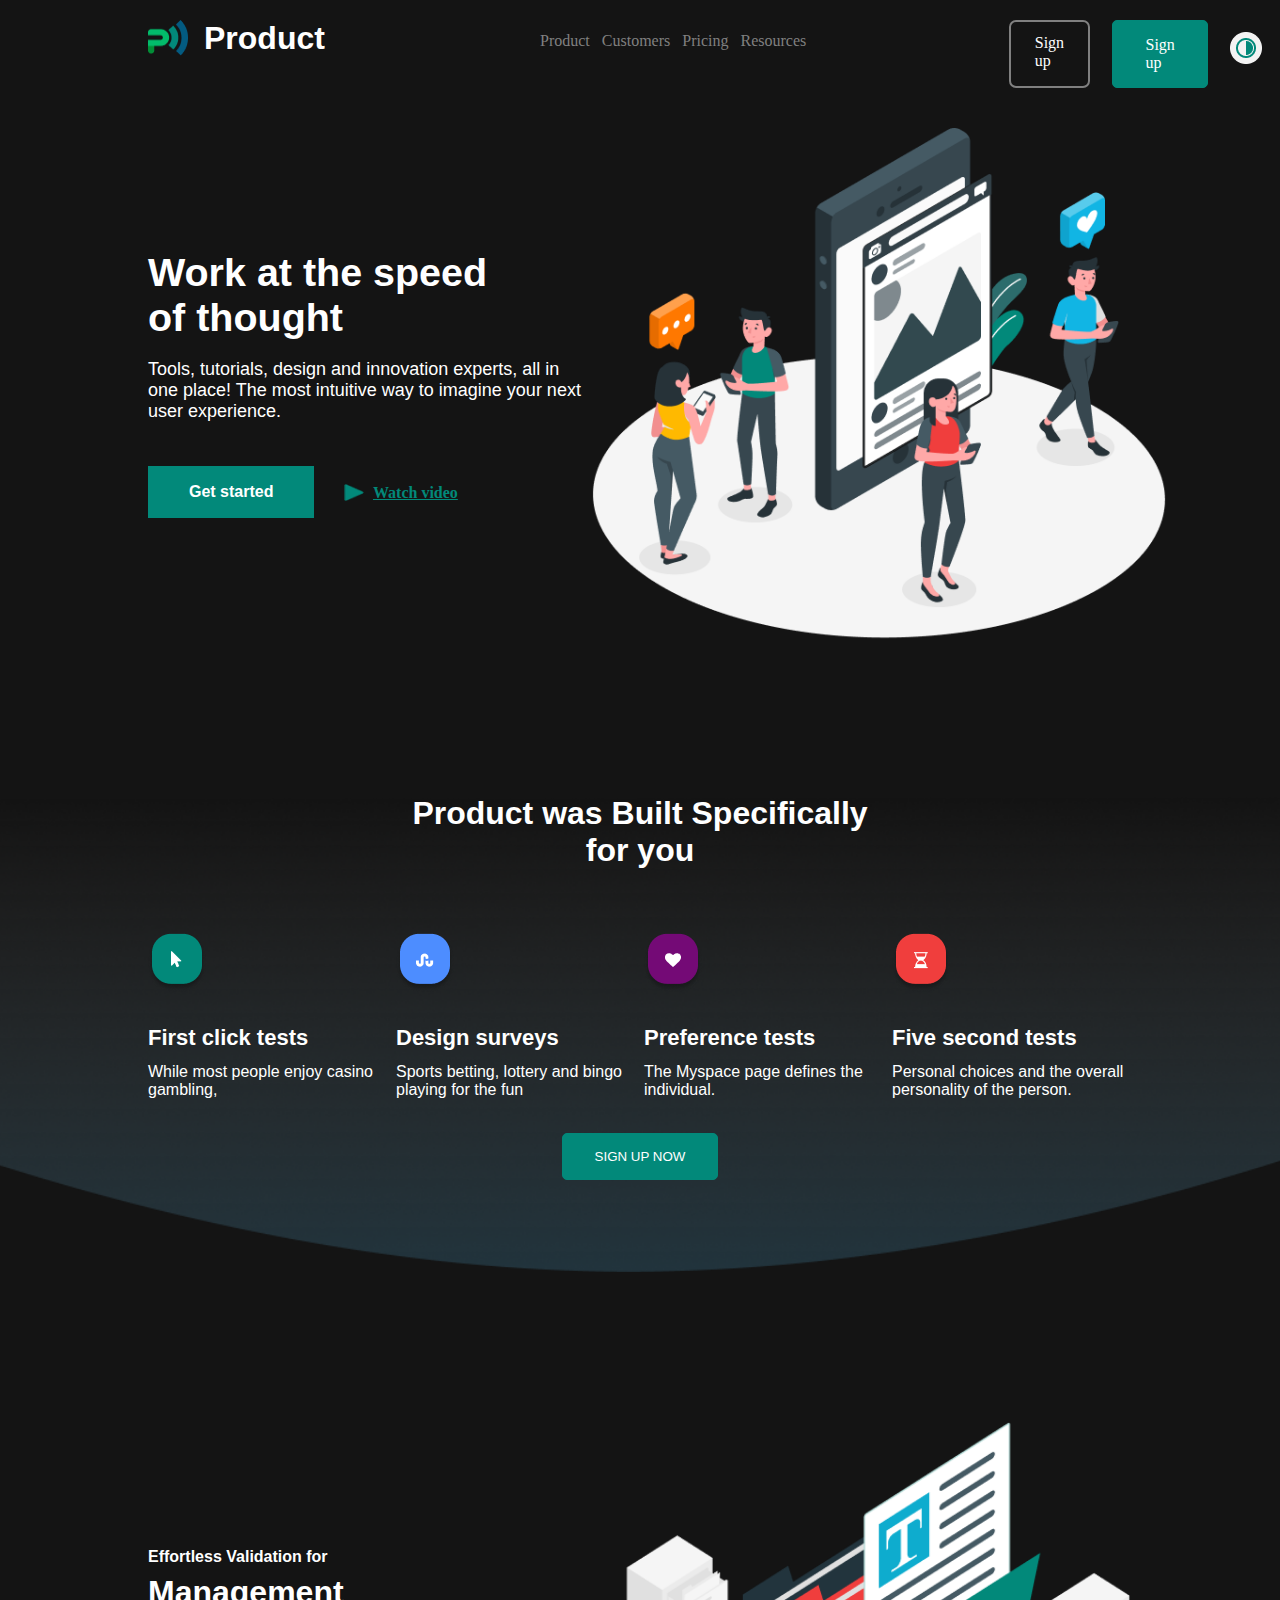
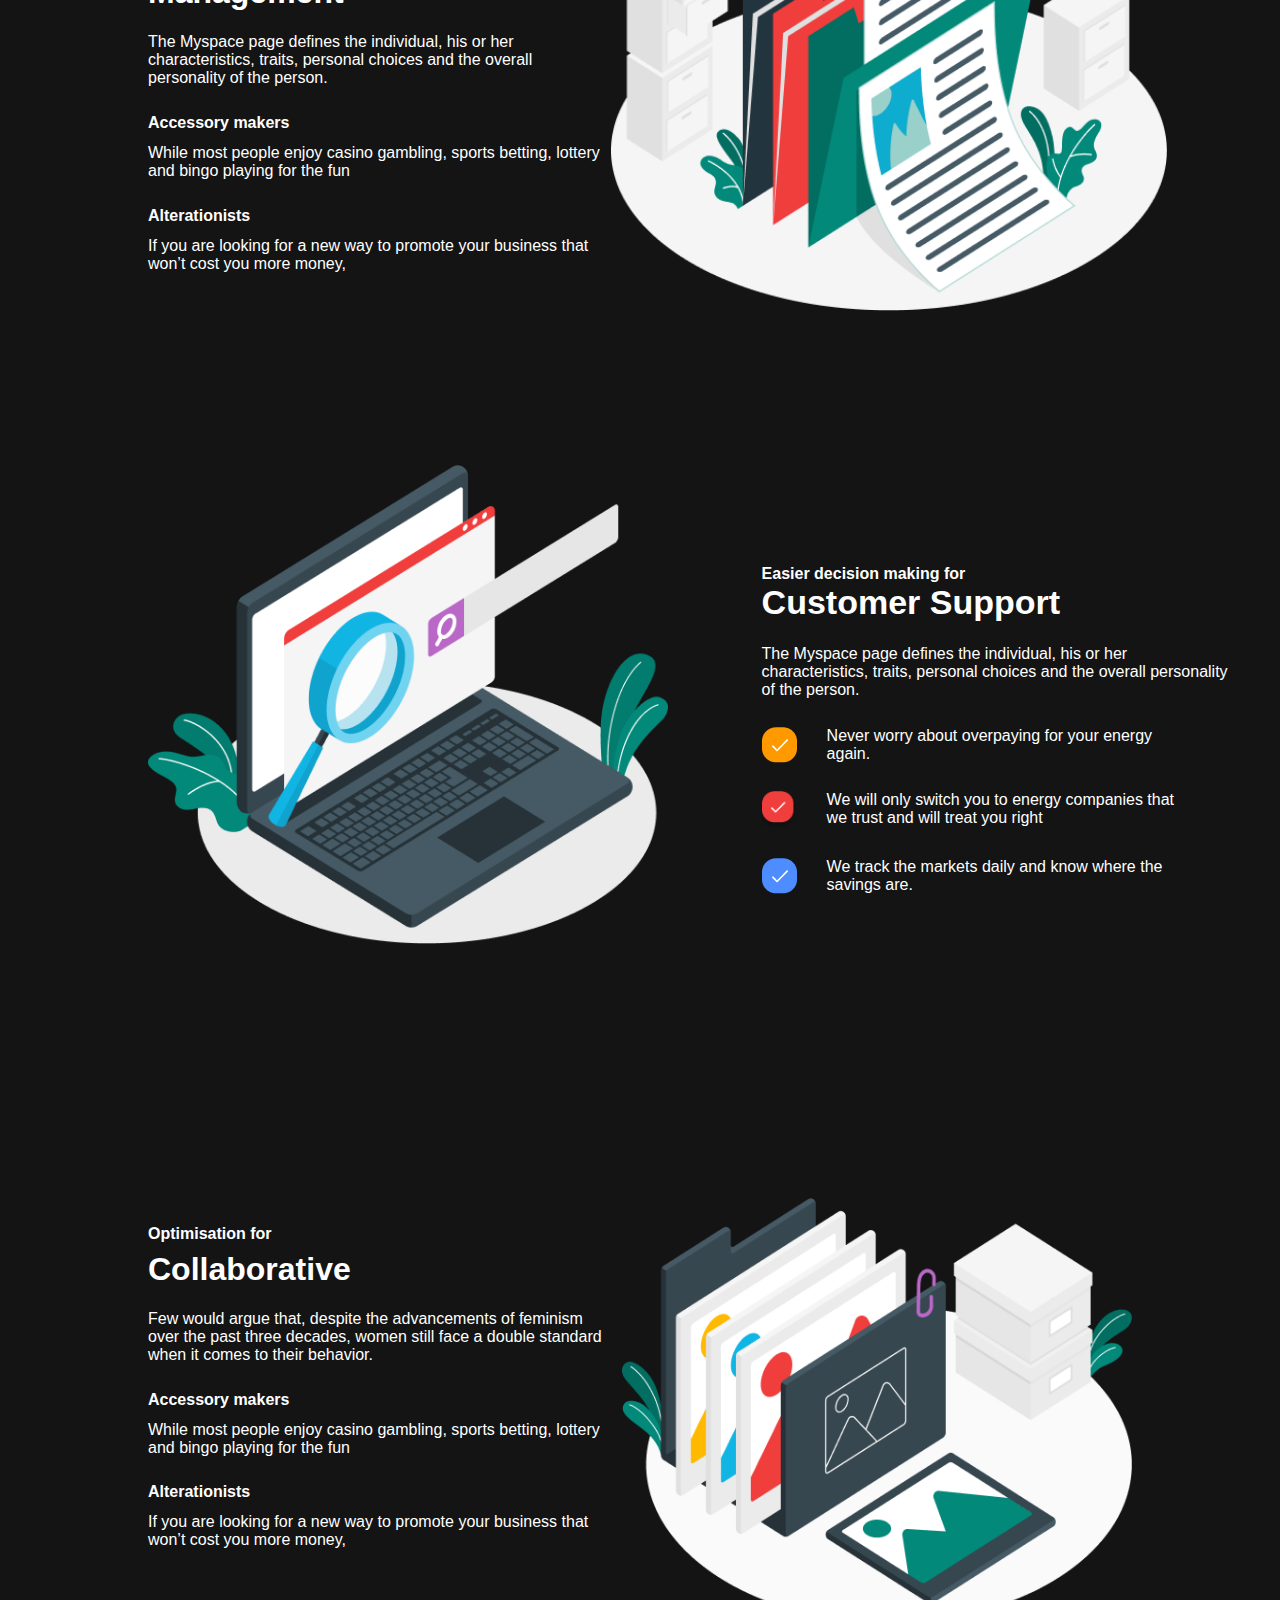
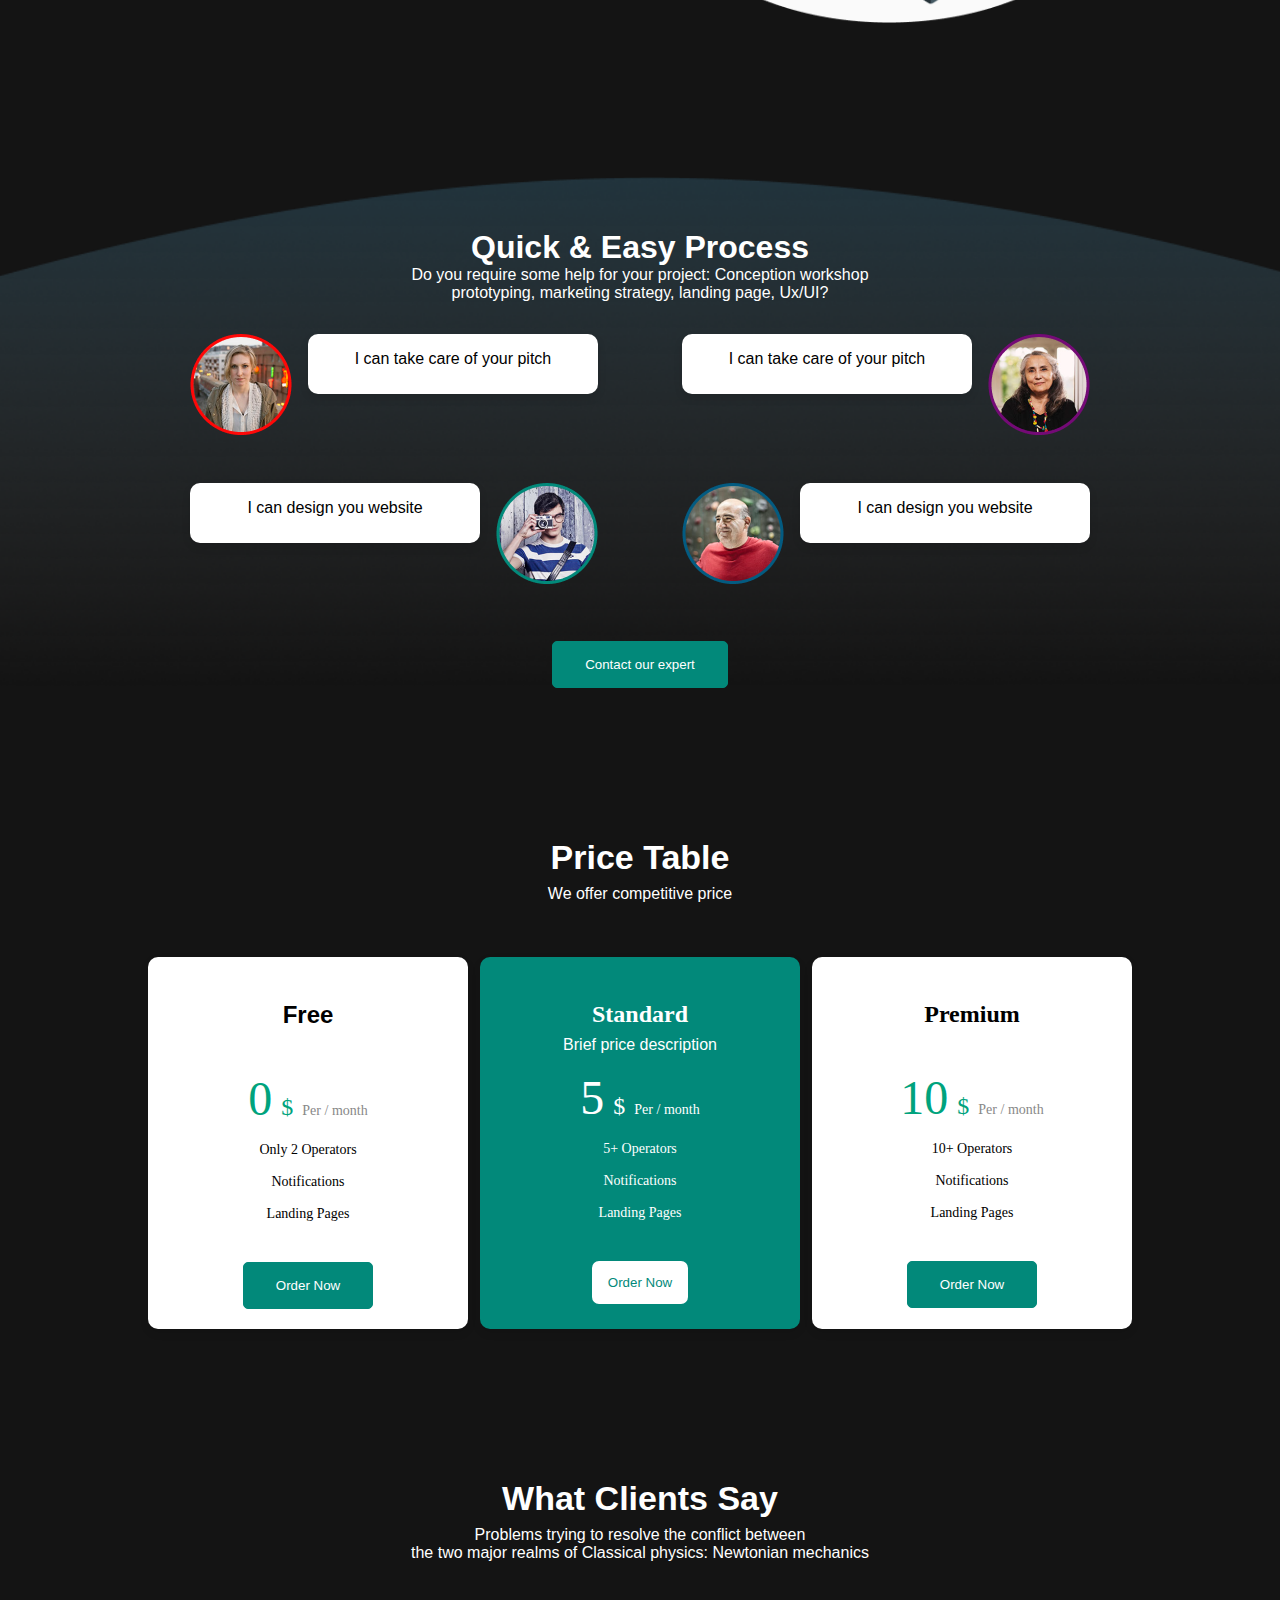
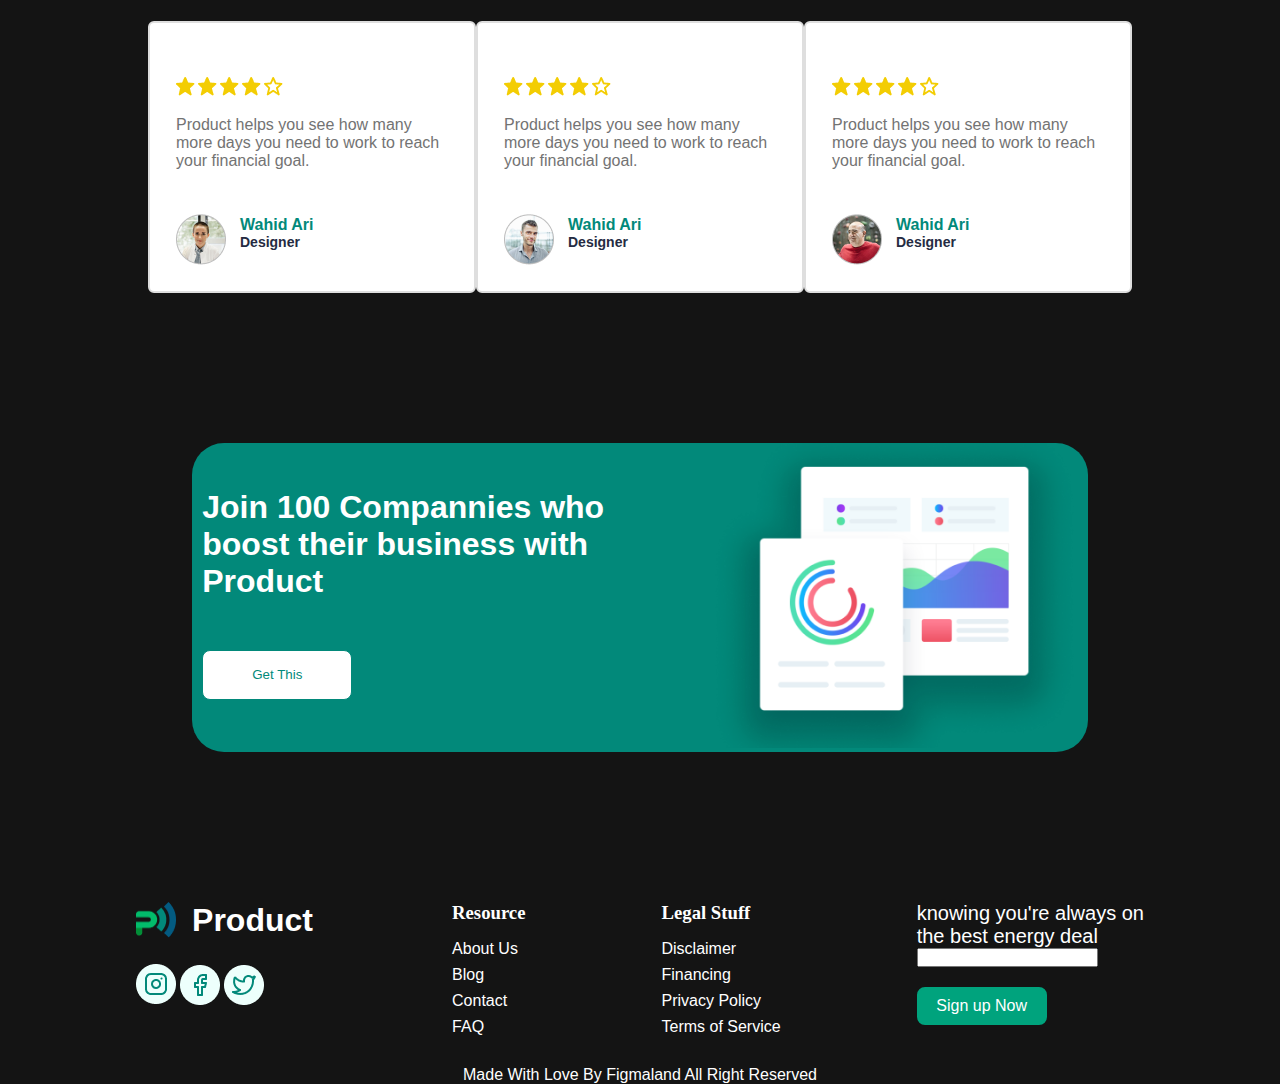
<file: dark.html>
<!DOCTYPE html>
<html lang="en">
<head>
    <meta charset="UTF-8">
    <meta name="viewport" content="width=device-width, initial-scale=1.0">
    <title>Document</title>
    <link rel="stylesheet" href="dark.css">
</head>
<body>
    <header>
        <div class="container">
            <div class="logo_main">
                <div class="logo">
                    <img src="img/logo.png" alt="">
                    <h1>Product</h1>
                </div>
                <nav>
                    <div class="menu" id="menu">
                        <a href="#">Product</a>
                        <a href="#">Customers</a>
                        <a href="#">Pricing</a>
                        <a href="#">Resources</a>
                    </div>
                   <div class="logo_sign">
                        <a href="#">Sign up</a>
                        <a class="green" href="#">Sign up</a>
                        <a href="dark.html"><img class="dark" src="img/dark.png" alt=""></a>
                    </div>
                </nav>
            <div class="burger" id="burger">
                <img src="img/burger.png" alt="" class="open">
            </div>
            </div>
            </div>
    </header>
<div class="opened">
    <div class="close">x</div>
    <div class="menu" id="menu">
        <a href="#">Product</a>
        <a href="#">Customers</a>
        <a href="#">Pricing</a>
        <a href="#">Resources</a>
        <a href="#">SIGN UP</a>
        <a href="#">SIGN UP</a>
        <a href="dark.html"><img class="dark" src="img/dark.png" alt=""></a>
    </div>
</div>
   <section class="myproduct">
        <div class="main_product">
            <div class="product_info">
                <h1>Work at the speed <br>of thought</h1>
                <p>Tools, tutorials, design and innovation experts, all in one place! The most intuitive way to imagine your next user experience.</p>
                <div class="product_button">
                    <div>
                        <button>Get started</button>
                    </div>
                    <div class="video">
                        <img src="img/video.png" alt="">
                       <a href="#">Watch video</a>
                    </div>
                </div>
            </div>
            <div class="product_img">
                <img src="img/guys.png" alt="">
            </div>
        </div>
   </section>

   <section class="build">
        <h2 class="dekst_build_name">Product  was Built Specifically</h2>
        <h2 class="dekst_build_name">for you</h2>
        <div class="main_build">
            <div class="build_card">
                <img src="img/icon1.png" alt="">
                <h3>First click tests</h3>
                <p>While most people enjoy casino gambling,</p>
            </div>
            <div class="build_card">
                <img src="img/icon (1).png" alt="">
                <h3>Design surveys</h3>
                <p>Sports betting, lottery and bingo playing for the fun</p>
            </div>
            <div class="build_card">
                <img src="img/icon (2).png" alt="">
                <h3>Preference tests</h3>
                <p>The Myspace page defines the individual.</p>
            </div>
            <div class="build_card">
                <img src="img/icon (3).png" alt="">
                <h3>Five second tests</h3>
                <p>Personal choices and the overall personality of the person.</p>
            </div>
        </div>
        <div class="Built_btn">
            <button class="green">SIGN UP NOW</button>
        </div>
   </section>
   <section class="managment">
    <div class="main_managmaent">
        <div class="manage_text">
            <h3>Effortless Validation for</h3>
            <h2>Management</h2>
            <p class="manage_info">The Myspace page defines the individual, his or her characteristics, traits, personal choices and the overall personality of the person.</p>
            <h3>Accessory makers</h3>
            <p class="manage_mini_info">While most people enjoy casino gambling, sports betting, lottery and bingo playing for the fun</p>
            <h3>Alterationists</h3>
            <p class="manage_mini_info">If you are looking for a new way to promote your business that won’t cost you more money, </p>
        </div>
        <div class="manage_img">
            <img src="img/manage.png" alt="">
        </div>
    </div>
   </section>
   <section class="support">
    <div class="main_support">
        <div class="support_img">
            <img src="img/support.png" alt="">
        </div>
        <div class="support_text">
            <h3>Easier decision making for</h3>
            <h2>Customer Support</h2>
            <p class="support_info">The Myspace page defines the individual, his or her characteristics, traits, personal choices and the overall personality of the person. </p>
            <div class="main_support_box">
                <div class="support_box">
                    <img src="img/dote1.png" alt="">
                    <p>Never worry about overpaying for your energy again. </p>
                </div>
                <div class="support_box">
                    <img src="img/iconsupport.png" alt="">
                    <p>We will only switch you to energy companies that we trust and will treat you right</p>
                </div>
                <div class="support_box">
                    <img src="img/dote3.png" alt="">
                    <p>We track the markets daily and know where the savings are.</p>
                </div>
            </div>
          
        </div>
    </div>
   </section>
   <section class="colaborative">
    <div class="main_calaborative">
        <div class="text_colbarative">
            <h3>Optimisation for</h3>
            <h2>Collaborative</h2>
            <p class="manage_info">Few would argue that, despite the advancements of feminism over the past three decades, women still face a double standard when it comes to their behavior.</p>
            <h3>Accessory makers</h3>
            <p class="manage_mini_info">While most people enjoy casino gambling, sports betting, lottery and bingo playing for the fun</p>
            <h3>Alterationists</h3>
            <p class="manage_mini_info">If you are looking for a new way to promote your business that won’t cost you more money, </p>
        </div>
        <div class="img_colaborative">
            <img src="img/colaborative.png" alt="">
        </div>
    </div>
   </section>
   
  
   <section class="coment">
    <h2 class="coment_name">Quick & Easy Process</h2>
    <p>Do you require some help for your project: Conception workshop</p>
    <p> prototyping, marketing strategy, landing page, Ux/UI?</p>
        <div class="main_coment">
            <div class="coment_box1">
                <div class="ava1">
                    <img src="img/ava1.png" alt="">
                    <div class="ava_text">
                        <p>I can take care of your pitch</p>
                    </div>
                </div>
                <div class="ava2">
                    <div class="ava_text">
                        <p>I can design you website</p>
                    </div>
                    <img src="img/ava2.png" alt="">
                </div>
            </div>
            <div class="coment_box2">
                <div class="ava1">
                    <div class="ava_text">
                        <p>I can take care of your pitch</p>
                    </div>
                    <img src="img/ava3.png" alt="">
                </div>
                <div class="ava2">
                    <img src="img/ava4.png" alt="">
                    <div class="ava_text">
                        <p>I can design you website</p>
                    </div>
                </div>
            </div>
        </div>
       <div class="coment_btn"><button>Contact our expert</button></div>
   </section>

  

   <section class="prise">
    <h2>Price Table</h2>
    <p>We offer competitive price</p>
        <div class="main_prise">
            <div class="zero">
                <h3>Free</h3>
                <p class="price-description">Brief price description</p>
                <div class="price">
                    <span class="price-value">0</span>
                    <span class="currency">$</span>
                    <span class="per-month">Per / month</span>
                </div>
                <ul class="prise_information">
                    <li>Only 2 Operators</li>
                    <li>Notifications</li>
                    <li>Landing Pages</li>
                </ul>
                <button class="green">Order Now</button>
            </div>
            <div class="five">
                <h3>Standard</h3>
                <p class="price-description2">Brief price description</p>
                <div class="price">
                    <span class="price-value2">5</span>
                    <span class="currency2">$</span>
                    <span class="per-month2">Per / month</span>
                </div>
                <ul class="prise_information2">
                    <li>5+ Operators</li>
                    <li>Notifications</li>
                    <li>Landing Pages</li>
                </ul>
                <button class="white">Order Now</button>
            </div>
            <div class="ten">
                <h3>Premium</h3>
                <p class="price-description">Brief price description</p>
                <div class="price">
                    <span class="price-value">10</span>
                    <span class="currency">$</span>
                    <span class="per-month">Per / month</span>
                </div>
                <ul class="prise_information">
                    <li>10+ Operators</li>
                    <li>Notifications</li>
                    <li>Landing Pages</li>
                </ul>
                <button class="green">Order Now</button>
            </div>
            </div>
   </section>

   <section class="clients">
    <h2>What Clients Say</h2>
    <p class="clients_name">Problems trying to resolve the conflict between <br>
        the two major realms of Classical physics: Newtonian mechanics </p>
    <div class="main_client">
        <div class="box">
            <img src="img/stars.png" alt="">
            <p>Product helps you see how many 
                more days you need to work to 
                reach your financial goal.</p>
                <div class="box_ava">
                    <img src="img/coment.png" alt="">
                    <div class="box_ava_text">
                        <h3>Wahid Ari</h3>
                        <h3>Designer</h3>
                    </div>
                </div>
        </div>
        <div class="box">
            <img src="img/stars.png" alt="">
            <p>Product helps you see how many 
                more days you need to work to 
                reach your financial goal.</p>
                <div class="box_ava">
                    <img src="img/coment2.png" alt="">
                    <div class="box_ava_text">
                        <h3>Wahid Ari</h3>
                        <h3>Designer</h3>
                    </div>
                </div>
        </div>
        <div class="box">
            <img src="img/stars.png" alt="">
            <p>Product helps you see how many 
                more days you need to work to 
                reach your financial goal.</p>
                <div class="box_ava">
                    <img src="img/coment3.png" alt="">
                    <div class="box_ava_text">
                        <h3>Wahid Ari</h3>
                        <h3>Designer</h3>
                    </div>
                </div>
        </div>
    </div>
   </section>

   <section class="join_companisse">
    <div class="comp1">
        <div class="main_company">
            <div class="text_company">
                <h2>Join 100 Compannies who boost their business with <br>Product</h2>
                <button>Get This</button>
            </div>
            <div class="img_company">
                <img src="img/companyimg.png" alt="">
            </div>
        </div>
    </div>
   </section>
<footer>
    <div class="main_footer">
        <div class="product">
            <div class="logo_footer">
                <img src="img/logo.png" alt="">
                <h1>Product</h1>
            </div>
            <div class="footer_img">
                <img src="img/inst.png" alt="">
                <img src="img/facebook.png" alt="">
                <img src="img/twitter.png" alt="">
            </div>
        </div>
        <div class="resourses">
            <h3>Resource</h3>
            <span>About Us</span>
            <span>Blog</span>
            <span>Contact</span>
            <span>FAQ</span>
        </div>
        <div class="staff">
            <h3>Legal Stuff</h3>
            <span>Disclaimer</span>
            <span>Financing</span>
            <span>Privacy Policy</span>
            <span>Terms of Service</span>
        </div>
        <div class="knowing">
            <p>knowing you're always on <br> the best energy deal</p>
            <label for="">
                <input type="text">
            </label>
            <button>Sign up Now</button>
        </div>
    </div>
    <div class="footer_info">
        <p>Made With Love By Figmaland All Right Reserved 
        </p>
    </div>
</footer>
   
  <script src="./script.js"></script>
</body>
</html>
</file>
<file: dark.css>
*{
    padding: 0;
    margin: 0;
    box-sizing: border-box;
}
body{
    background-color: #141414;
}
section{
    padding: 0 148px;
    margin-bottom: 150px;
}

.container{
    display: flex;
    padding: 0 148px;
    margin-bottom: 40px;
    margin-top: 20px;
}
.logo_main{
    display: flex;
    gap: 200px;
}
.logo{
    display: flex;
    gap: 16px;
}
.logo img{
    width: 40px;
    height:36px ;
}
.logo h1{
    color: #fff;
    font-family: 'Poppins', sans-serif;
    width: 124px;
}
nav{
    display: flex;
    gap: calc(8.1vw + 86.87px);
}
.menu{
    display: flex;
    gap: 12px;
    padding: 12px;
}
.menu a{
    text-decoration: none;
    color: grey;
   
}
nav a:hover{
    color: gray;
}

.logo_sign {
   display: flex;
   gap:calc(1.2vw + 7.03px);
}
.logo_sign a:nth-child(1){
    padding: 12px 24px;
    text-decoration: none;
    color: #fff;
    border: 2px solid gray;
    border-radius: 7px;
}
.logo_sign a:nth-child(1):hover{
    color: grey;
    border: grey;
}
.green{
    padding: 12px 14px;
    text-decoration: none;
    color: #fff;
    background-color: #02897A;
    border: #02897A solid 2px;
    border-radius: 7px;
}
.dark{
    margin-top: 12px;
}
.burger{
    display: none;
}
.opened {
    display: none;
    background-color: #22343D;
    width: 100px;
    margin-left: 75vw;
}

.close {
    color: #FFFFFF;
    width: 30px;
    height: 30px;
}
/*my product*/
.myproduct{
    margin-top: calc(-0.7vw + 35px);
}
.main_product{
    display: flex;
    justify-content: space-between;
}
.product_info{
    margin-top:calc(12.6vw - 39.7px);
}
.product_info h1{
    font-size: calc(0.4vw + 34.34px);
    color: #fff;
    font-weight: bold;
    font-family: 'Popppins',sans-serif;
}
.product_info p{
    width: calc(9.2vw + 325.2px);
    color: #fff;
    font-size: 18px;
    font-family: 'Popppins',sans-serif;
    margin-top: calc(0.4vw + 14.4px);
}
.product_button{
    display: flex;
    gap: 30px;
    margin-top: calc(1.3vw + 26.8px);
}
.product_button button{
    font-size: 16px;
    font-weight: bold;
    background-color: #02897A;
    border: 1px solid #02897A;
    color: #fff;
    padding: 16px 40px;
}
.video a{
    color: #02897A;
    text-decoration: underline;
    margin-bottom: 10px;
    font-size: 16px;
    font-weight:bold;
}
.video img{
    width: 20px;
    height: 17px;
}
.video{
    display: flex;
    gap: 8.5px;
    margin-top: 18px;
}
.product_img img{
    width: calc(23vw + 282.06px);
}

/*build*/
.build{
    background-image: url(img/bg3.png);
    background-size: cover;
    background-position: center;
    background-repeat: no-repeat;
}
.main_build{
    display: flex;
    justify-content: space-between;
    margin-top: calc(1.6vw + 43.6px);
}
.build h2{
    text-align: center;
    font-weight: bold;
    font-size: 32px;
    font-family: 'Poppins', sans-serif;
    color: #fff;
}
.app_build_name{
    display: none;
}
.build_card{
    width: 240px;
}
.build_card h3{
    margin-top: calc(0.6vw + 21.6px);
    font-weight: bolder;
    font-family: 'Poppins',sans-serif;
    font-size: 22px;
    color: #fff;
}
.build_card p{
    margin-top: calc(0.5vw + 6.01px);
    font-size: 16px;
    font-family: 'Poppins',sans-serif;
    color: #fff;
}
.Built_btn{
    text-align: center;
    margin-top: 34px;
}
.build button{
    padding: 15px 32px;
    border: 1px solid #02897A;
    background-color: #02897A;
    border-radius: 5px;
    color: #fff;
    margin-bottom: calc(5.8vw + 17.2px);
}
/*managment*/
.main_managmaent{
    display: flex;
    justify-content: space-between;
}
.manage_text{
    margin-top: 100px;
}
.manage_text h3{
    font-size: 16px;
    font-family: 'Poppins',sans-serif;
    color: #fff;
    margin-top: calc(1.2vw + 11.23px);
}
.manage_text h2{
    font-size: 32px;
    margin-top: 8px;
    font-weight: bold;
    font-family: 'Poppins',sans-serif;
    color: #fff;

}
.manage_mini_info{
    font-size: 16px;
    font-family: 'Poppins',sans-serif;
    color: #fff;
    margin-top: 12px;
    width: calc(14.8vw + 273.5px);
}
.manage_info{
    width: calc(14.8vw + 273.5px);
    margin-top: calc(0.7vw + 13.2px);
    font-size: 16px;
    font-family: 'Poppins',sans-serif;
    color: #fff;
}
.manage_img img{
    width: calc(23.8vw + 251.47px);
}
.main_calaborative{
    display: flex;
    justify-content: space-between;
}
.text_colbarative{
    margin-top: 100px;
}
.text_colbarative h3{
    font-size: 16px;
    font-family: 'Poppins',sans-serif;
    color: #fff;
    margin-top: calc(1.2vw + 11.23px);
}
.text_colbarative h2{
    font-size: 32px;
    margin-top: 8px;
    font-weight: bold;
    font-family: 'Poppins',sans-serif;
    color: #fff;

}
.img_colaborative{
    margin-top: 100px;
}
.img_colaborative img{
    width: calc(18.4vw + 274.36px);
}
/*coment*/
.coment{
    background-image: url(img/bg4.png);
    background-size: cover;
    background-position: center;
    background-repeat: no-repeat;
}
.coment h2{
    font-size: 32px;
    font-weight: bold;
    font-family: 'Poppins',sans-serif;
    text-align: center;
    padding-top: 52px;
    color: #fff;
}
.coment_name{
    margin-top: calc(1.4vw + 2.4px);
}
.coment p{
    font-family: 'Poppins',sans-serif;
    color: #fff;
    font-size: 16px;
    text-align: center;
}
.main_coment{
    display: flex;
    justify-content: space-around;
    /*gap: calc(24.7vw - 69.45px);*/
    margin-top: calc(-0.9vw + 43.5px);
}
.ava1{
    display: flex;
    gap: 16px;
}
.ava_text{
    height: 60px;
    width: calc(7.1vw + 198.8px);
    background: #fff;
    border-radius: 10px;
    box-shadow: 0 4px 8px rgba(0,0,0,0.1);
}
.ava_text p{
    font-size: 16px;
    margin: 16px 24px 20px;
    color: black;
    font-family: 'Poppins', sans-serif;
}
.ava2{
    display: flex;
    margin-top: calc(0.9vw + 35.5px);
    gap: 16px;
}
.coment button{
    padding: 15px 32px;
    border: 1px solid #02897A;
    background-color: #02897A;
    border-radius: 5px;
    color: #fff;
    margin-top: calc(2.7vw + 20.9px);
}
.coment_btn{
    text-align: center;
}
/*strategies*/
.strategies h2{
    font-family: 'Poppins', sans-serif;
    font-weight: bold;
    color: #fff;
    font-size: 34px;
}
.strat_text{
    font-family: 'Poppins', sans-serif;
    color: #fff;
    font-size: 16px;
    margin-top: 8px;
}
/*support*/
.main_support{
    display: flex;
    gap: 94px;
}
.support_text{
    margin-top: 100px;
}
.support_img img{
    width: calc(19.5vw + 270px);
}
.support_text h3{
    font-family: 'Poppins', sans-serif;
    color: #fff;
    font-size: 16px;
}
.support_text h2{
    font-family: 'Poppins', sans-serif;
    font-weight: bold;
    color: #fff;
    font-size: 34px;
}
.support_info{
    font-family: 'Poppins', sans-serif;
    color: #fff;
    font-size: 16px;
    width: calc(13.1vw + 302.16px);
    margin-top: calc(0.9vw + 11.2px);
}
.main_support_box{
    margin-top: calc(1.5vw + 8.78px);
}
.support_box{
    display: flex;
    gap: 30px;
    margin-top: calc(1.4vw + 10.2px);
}
.support_box img{
    width: 35px;
}
.support_box P{
    width: calc(7.9vw + 254.7px);
    font-family: 'Poppins', sans-serif;
    color: #fff;
    font-size: 16px;
}
/*strategies*/
.main_strategies{
    display: flex;
    justify-content: space-between;
    margin-top: 30px;
}
.strat_box_info{
    margin-top: 24px;
}
.strat_box_info :nth-child(1){
    font-weight: bold;
    font-size: 16px;
    font-family: 'Poppins', sans-serif;
    color: #fff;
}
.strat_box_info :nth-child(2){
    font-size: 16px;
    font-family: 'Poppins', sans-serif;
    color: #fff;
}
.mini_strat_box{
    width: 348px;
    padding: 24px;
    border: #DEDEDE solid 2px;
}
.mini_strat_box h3{
    font-weight: bold;
    font-size: 24px;
    font-family: 'Poppins', sans-serif;
    color: #fff;
    margin-top: 12px;
}
.mini_strat_box h3:hover{
    color: #02897A;
}

/*prise*/
.prise h2{
    font-size: 34px;
    font-weight: bold;
    font-family: 'Poppins',sans-serif;
    color: #ffff;
    text-align: center;
}
.prise p{
    margin-top: 8px;
    font-size: 16px;
    color: #FFFFFF;
    font-family: 'Poppins',sans-serif;
    text-align: center;
}
.main_prise{
    margin-top: calc(-2.3vw + 83.5px);
    display: flex;
    justify-content: space-between;
}
.zero {
    background: #fff;
    border-radius: 10px;
    box-shadow: 0 4px 8px rgba(0,0,0,0.1);
    width: 320px;
    text-align: center;
    padding: 20px;
}

.zero h3 {
    font-size: 24px;
    color: black;
    margin-top: 24px;
    font-weight: bold;
    font-family: 'Poppins',sans-serif;
}

.price-description {
    color: black;
    margin-top: 8px;
    font-size: 14px;
    font-family: 'Poppins',sans-serif;
}
.price{
    margin-top: 16px;
}
.price-value {
    font-size: 48px;
    color: #00a37d;
}

.currency {
    font-size: 24px;
    color: #00a37d;
    margin-left: 5px;
}

.per-month {
    color: #888;
    margin-left: 5px;
    font-size: 14px;
}

.prise_information {
    list-style: none;
    margin-top: 16px;
    font-size: 14px;
}
.prise_information li{
    margin-top: 16px;
    color: black;
}
.zero button{
    margin-top: 40px;
}
.five{
    background: #02897A;
    border-radius: 10px;
    box-shadow: 0 4px 8px rgba(0,0,0,0.1);
    width: 320px;
    text-align: center;
    padding: 20px;
}
.five h3 {
    font-size: 24px;
    color: #fff;
    margin-top: 24px;
}
.price-description2 {
    color: #fff;
    margin-top: 8px;
    font-size: 14px;
}
.price-value2 {
    font-size: 48px;
    color: #fff;
}
.currency2 {
    font-size: 24px;
    color: #fff;
    margin-left: 5px;
}
.per-month2 {
    color: #fff;
    margin-left: 5px;
    font-size: 14px;
}
.prise_information2 {
    list-style: none;
    margin-top: 16px;
    color: #fff;
    font-size: 14px;
}
.prise_information2 li{
    margin-top: 16px;
}
.white{
    padding: 12px 14px;
    text-decoration: none;
    color: #02897A;
    background-color: #fff;
    border: #fff solid 2px;
    border-radius: 7px;
}
.five button{
    margin-top: 40px;
}
.ten{
    background: #fff;
    border-radius: 10px;
    box-shadow: 0 4px 8px rgba(0,0,0,0.1);
    width: 320px;
    text-align: center;
    padding: 20px;
}
.ten h3 {
    font-size: 24px;
    color: black;
    margin-top: 24px;
}

.price-description {
    color: #fff;
    margin-top: 8px;
    font-size: 14px;
}
.price{
    margin-top: 16px;
}
.price-value {
    font-size: 48px;
    color: #00a37d;
}

.currency {
    font-size: 24px;
    color: #00a37d;
    margin-left: 5px;
}
.per-month {
    color: #888;
    margin-left: 5px;
    font-size: 14px;
}
.prise_information {
    list-style: none;
    margin-top: 16px;
    color: #FFFFFF;
    font-size: 14px;
}
.prise_information li{
    margin-top: 16px;
}
.ten button{
    margin-top: 40px;
}
.green{
    padding: 15px 32px;
    border: 1px solid #02897A;
    background-color: #02897A;
    border-radius: 5px;
    color: #fff;
}
/*clients*/
.clients h2{
    font-size: 34px;
    font-weight: bold;
    font-family: 'Poppins',sans-serif;
    color: #fff;
    text-align: center;
}
.clients_name{
    margin-top: 8px;
    font-size: 16px;
    color: #fff;
    font-family: 'Poppins',sans-serif;
    text-align: center;
}
.main_client{
    display: flex;
    justify-content: space-between;
    margin-top: calc(3.1vw + 19.5px);
}
.box{
    width: 328px;
    padding: 26px;
    border: 2px solid #DEDEDE;
    border-radius: 6px;
    background-color: #fff;
}
.box img{
    margin-top: 28px;
}
.box p{
    margin-top: 16px;
    color: #737373;
    font-size: 16px;
    font-family: 'Poppins',sans-serif;
}
.box_ava{
    margin-top: 16px;
    display: flex;
    gap: 14px;
}
.box_ava_text{
    margin-top: 30px;
}
.box_ava_text :nth-child(1){
    color: #02897A;
    font-family: 'Poppins',sans-serif;
    font-size: 16px;
}
.box_ava_text :nth-child(2){
    color: #252B42;
    font-family: 'Poppins',sans-serif;
    font-size: 14px;
}
/*join_companese*/
.comp1{
    display: flex;
    justify-content: center;
}
.main_company{
    width: calc(60.4vw + 122.34px);
    display: flex;
    justify-content: space-around;
    background-color: #02897A;
    border-radius: 32px;
}
.img_company img{
    width: calc(2vw + 341.7px);
}
.text_company{
    margin-top: calc(3vw + 7.57px);
    display: flex;
    flex-direction: column;
    justify-content: space-between;
}
.text_company h2{
    width: calc(18.4vw + 252.6px);
    font-family: 'Poppins',sans-serif;
    font-size: 32px;
    color: #fff;
}
.text_company button{
    width: 150px;
    height: 50px;
    background-color: #fff;
    color: #02897A;
    border: #02897A solid 1px;
    border-radius: 8px;
    margin-bottom: calc(2.4vw + 22px);
}
/*footer*/
.main_footer{
    display: flex;
    justify-content: space-evenly;
}
.logo_footer{
    display: flex;
    gap: 16px;
}
.logo_footer img{
    width: 40px;
    height:36px ;
}
.logo_footer h1{
    color: #fff;
    font-family: 'Poppins', sans-serif;
    width: 124px;
}
.footer_img{
    margin-top: 25px;
}
.resourses{
    display: flex;
    flex-direction: column;
    gap: 8px;
}
.resourses h3{
    margin-bottom: 8px;
    color: #fff;
}
.resourses span{
    font-family: 'Poppins',sans-serif;
    font-size: 16px;
    color: #fff;
}
.staff{
    display: flex;
    flex-direction: column;
    gap: 8px;
}
.staff h3{
    margin-bottom: 8px;
    color: #fff;
}
.staff span{
    font-family: 'Poppins',sans-serif;
    font-size: 16px;
    color: #fff;
}
.knowing p{
    font-family: 'Poppins',sans-serif;
    font-size: 20px;
    color: #fff;
}
.knowing label{
    display: block;
    margin-bottom: 20px;
}
.knowing button{
    width: 130px;
    background-color: #00a37d;
    color: #fff;
    font-family: 'Poppins',sans-serif;
    font-size: 16px;
    padding: 8px 15px;
    border: #00a37d solid 2px;
    border-radius: 8px;
    
}
.footer_info{
    margin-top: 30px; 
    text-align: center;
    font-family: 'Poppins',sans-serif;
    font-size: 16px;
    color: #fff;
}
@media (max-width:1200px) {
    /*my product*/
    .main_product{
        display: flex;
        flex-direction: column-reverse;
        align-items: center;
    }
    .main_coment{
        display: flex;
        flex-direction: column;
        justify-content: space-between;
        align-items: center;
    }
    .coment_box2{
        gap: 32px;
        display: flex;
        flex-direction: column-reverse;
    }
    .main_footer{
        display: flex;
        flex-direction: column;
        text-align: center;
    }
}
@media (max-width:1000px) {
  section{
    padding: 0px  calc(17.6vw - 28.27px);
  }
  .container{
    padding: 0px  calc(17.6vw - 28.27px);
  }
  .logo_sign{
    display: flex;
    flex-direction: column;
}
.logo_sign {
    display: none;
}
.menu {
    display: none;
}
.opened{
    display: block;
}
.close{
    display: block;
}
.burger{
    display: block;
}
.menu{
    display: block;
}
nav{
    display: none;
}
.logo_main{
    gap: 154px;
}
    .main_build{
        display: flex;
        flex-direction: column;
        align-items: center;
        gap: 32px;
    }
    .build_card{
        text-align: center;
    }
    .main_coment{
        display: flex;
        align-items: center;
    }
    .main_client{
        display: flex;
        flex-direction: column;
        gap: 32px;
    }
    .main_managmaent{
        display: flex;
        flex-direction: column-reverse;
    }
    .main_support{
        display: flex;
        flex-direction: column;
        justify-content: space-between;
    }
    .support_text{
        margin-top: 0;
    }
    .main_company{
       display: flex;
       flex-direction: column;
         align-items: center;
    }
    .text_company h2 {
        text-align: center;
    }
    .text_company button{
        margin-top: 68px;
        text-align: center;
    
    }
    .main_calaborative{
        display: flex;
        flex-direction: column-reverse;
    }
    .img_colaborative{
        margin-top: 0;
    }
    .logo_footer{
       display: none;
    }
}
@media (max-width:795px) {

    .first{
        width: 308px;
     }
    .main_prise{
        display: flex;
        flex-direction: column;
    }
    .main_company{
        display: flex;
        flex-direction: column;
        justify-content: space-between;
    }
    .join_companisse{
        margin-left: 0px;
    }
   
  
}
</file>
